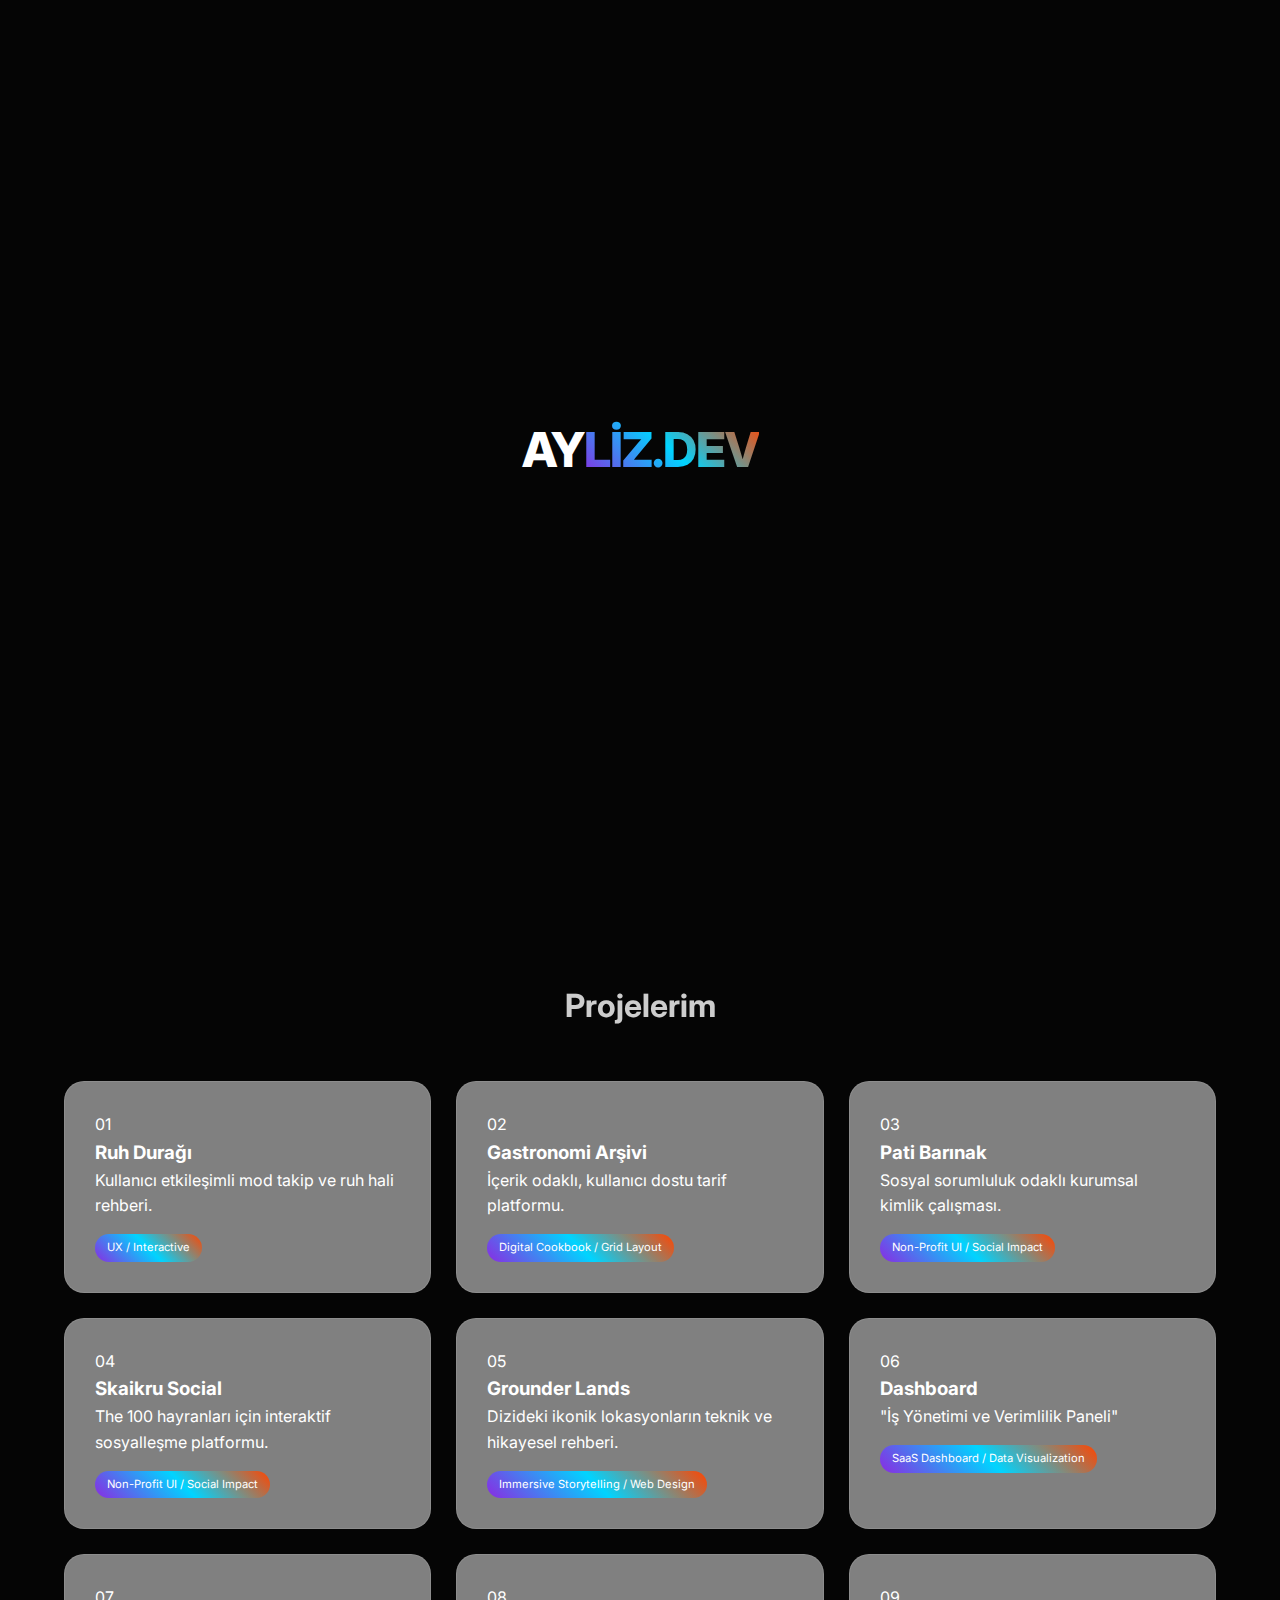
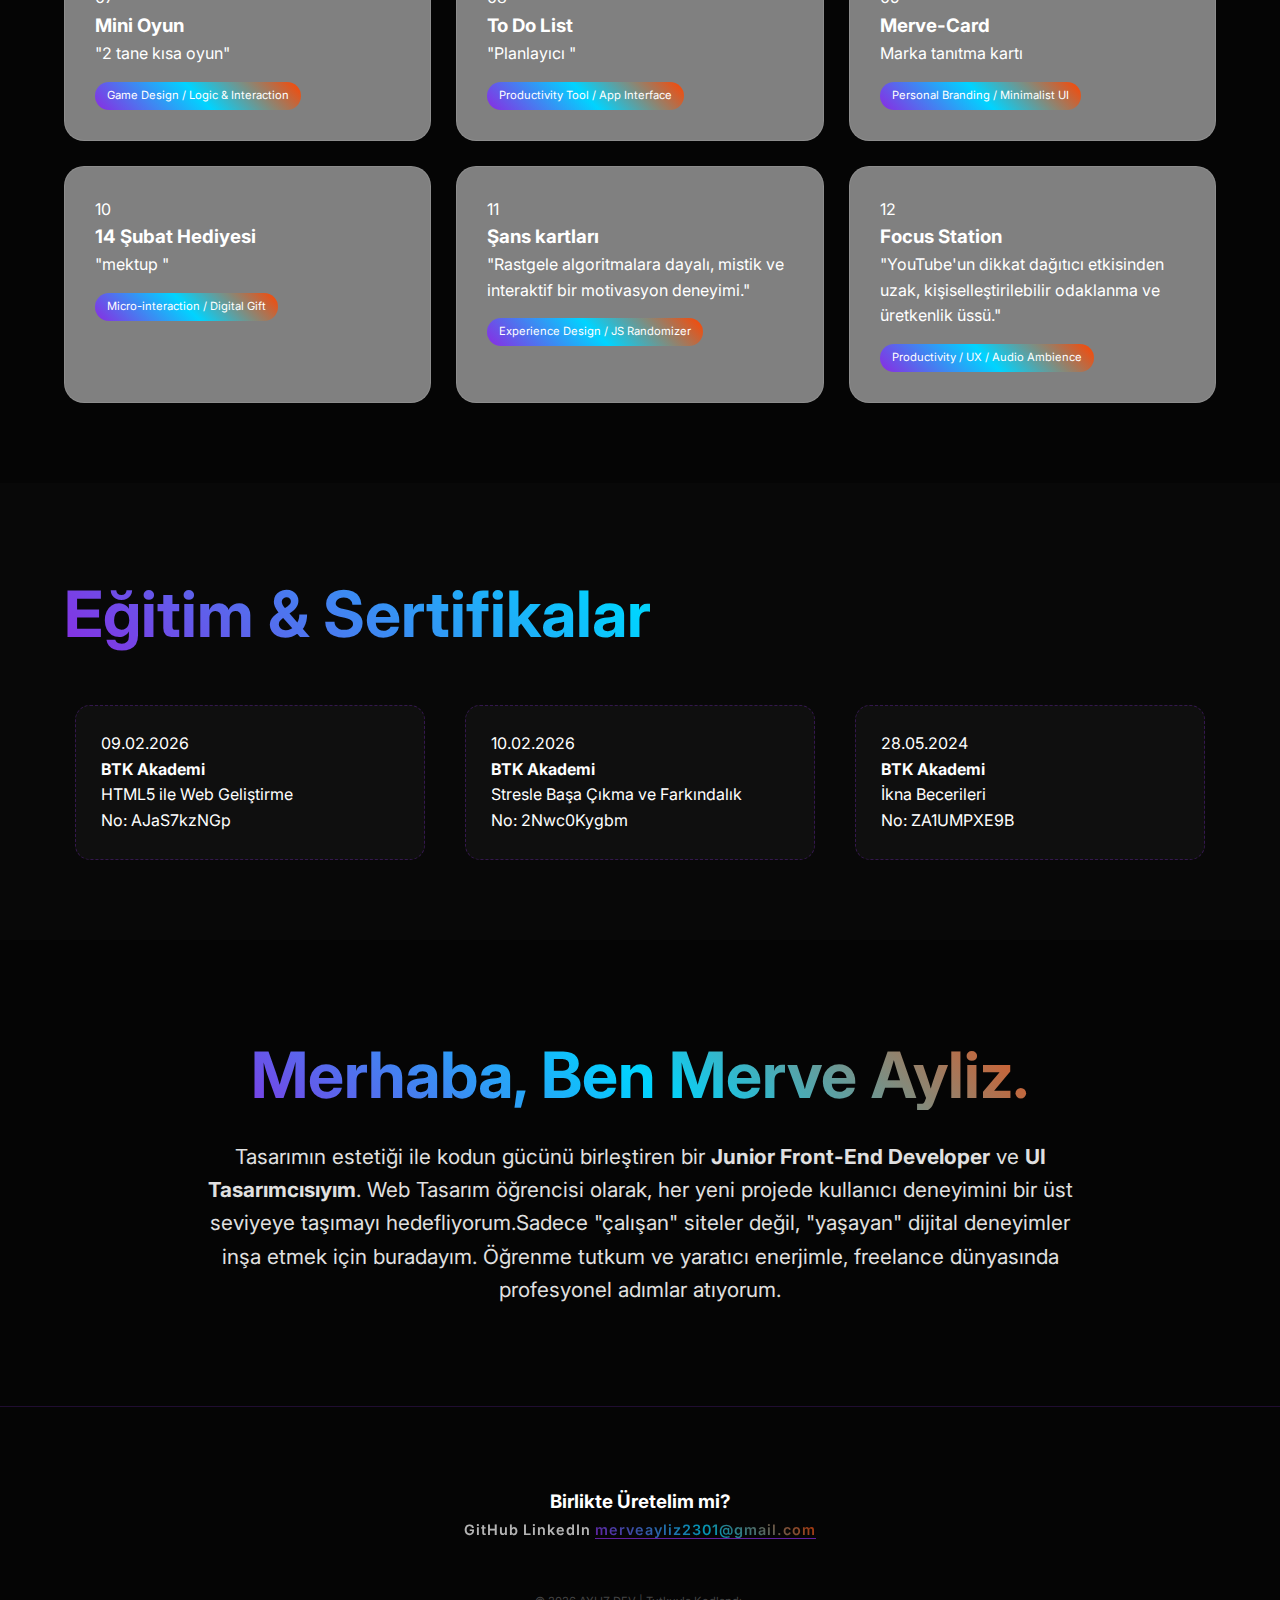
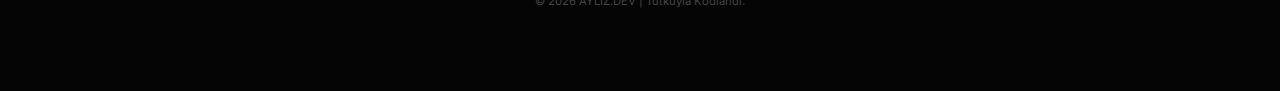
<file: index.html>
<!DOCTYPE html>
<html lang="tr">
<head>
    <meta charset="UTF-8">
    <meta name="viewport" content="width=device-width, initial-scale=1.0">
    <title>Ayliz.dev | Junior Front-End Developer & UI Designer</title>
    <link rel="stylesheet" href="style2.css">
    <link href="https://fonts.googleapis.com/css2?family=Inter:wght@300;600;800&display=swap" rel="stylesheet">
</head>
<body>

    <main class="intro-wrapper">
        <div class="main-logo" id="logo">AY<span>LİZ.DEV</span></div>

        <div class="hero-content" id="hero-text">
            <h1 class="gradient-text">Dijital dünyadaki kalenizi inşa ediyoruz.</h1>
            <p>Yaratıcı kodlama ve modern tasarımın buluştuğu nokta.</p>
            <div class="cta-box">
                <a href="#projects" class="neon-button">PROJELERİ GÖR</a>
            </div>
        </div>
    </main>

    <section id="projects" class="project-section">
        <h2 class="section-title">Projelerim</h2>
        <div class="project-grid">
            
            <article class="project-card" onclick="window.open('https://merveayliz.github.io/ruh_duragi/', '_blank')">
                <div class="card-content">
                    <span>01</span>
                    <h3>Ruh Durağı</h3>
                    <p>Kullanıcı etkileşimli mod takip ve ruh hali rehberi.</p>
                    <div class="card-tag">UX / Interactive</div>
                </div>
            </article>

            <article class="project-card" onclick="window.open('https://merveayliz.github.io/pasta-tariflerim/first/', '_blank')">
                <div class="card-content">
                    <span>02</span>
                    <h3>Gastronomi Arşivi</h3>
                    <p>İçerik odaklı, kullanıcı dostu tarif platformu.</p>
                    <div class="card-tag">Digital Cookbook / Grid Layout</div>
                </div>
            </article>
            
        
            <article class="project-card" onclick="window.open('https://merveayliz.github.io/barinak/', '_blank')">
                <div class="card-content">
                    <span>03</span>
                    <h3>Pati Barınak</h3>
                    <p>Sosyal sorumluluk odaklı kurumsal kimlik çalışması.</p>
                    <div class="card-tag"> Non-Profit UI / Social Impact</div>
                </div>
            </article> 

            <article class="project-card highlight-special" onclick="window.open('https://merveayliz.github.io/the-100/', '_blank')">
                <div class="card-content">
                    <span>04</span>
                    <h3>Skaikru Social</h3>
                    <p>The 100 hayranları için interaktif sosyalleşme platformu.</p>
                    <div class="card-tag">Non-Profit UI / Social Impact</div>
                </div>
            </article>

            <article class="project-card" onclick="window.open('https://merveayliz.github.io/ark-os/', '_blank')">
                <div class="card-content">
                    <span>05</span>
                    <h3>Grounder Lands</h3>
                    <p>Dizideki ikonik lokasyonların teknik ve hikayesel rehberi.</p>
                    <div class="card-tag">Immersive Storytelling / Web Design</div>
                </div>
            </article>
            
                <article class="project-card" onclick="window.open('https://merveayliz.github.io/Dashboard/', '_blank')">
                <div class="card-content">
                    <span>06</span>
                    <h3>Dashboard</h3>
                    <p>"İş Yönetimi ve Verimlilik Paneli" </p>
                    <div class="card-tag">SaaS Dashboard / Data Visualization</div>
                </div>
            </article>
            
              <article class="project-card" onclick="window.open('https://merveayliz.github.io/oyun/', '_blank')">
                <div class="card-content">
                    <span>07</span>
                    <h3>Mini Oyun</h3>
                    <p>"2 tane kısa oyun" </p>
                    <div class="card-tag">Game Design / Logic & Interaction</div>
                </div>
            </article> 
            
            <article class="project-card" onclick="window.open('https://merveayliz.github.io/to-do-list/', '_blank')">
                <div class="card-content">
                    <span>08</span>
                    <h3>To Do List </h3>
                    <p>"Planlayıcı " </p>
                    <div class="card-tag">Productivity Tool / App Interface</div>
                </div>
            </article>
            
               <article class="project-card" onclick="window.open('https://merveayliz.github.io/merve-card/', '_blank')">
                  <div class="card-content">
                     <span>09</span>
                     <h3>Merve-Card</h3>
                   <p>Marka tanıtma kartı</p>
                   <div class="card-tag">Personal Branding / Minimalist UI</div> </div>
             </article>
            
                 <article class="project-card" onclick="window.open('https://merveayliz.github.io/mektup-/', '_blank')">
                <div class="card-content">
                    <span>10</span>
                    <h3>14 Şubat Hediyesi </h3>
                    <p>"mektup " </p>
                    <div class="card-tag">Micro-interaction / Digital Gift</div>
                </div>
            </article>
            
             <article class="project-card" onclick="window.open('https://merveayliz.github.io/evrenden-mesaj/', '_blank')">
                <div class="card-content">
                    <span>11</span>
                    <h3>Şans kartları</h3>
                    <p>"Rastgele algoritmalara dayalı, mistik ve interaktif bir motivasyon deneyimi." </p>
                    <div class="card-tag">Experience Design / JS Randomizer</div>
                 </div>
             </article>
            
            <article class="project-card highlight-special" onclick="window.open('https://merveayliz.github.io/focus-station/', '_blank')"> 
                <div class="card-content">
                   <span>12</span>
                   <h3>Focus Station</h3>
                   <p>"YouTube'un dikkat dağıtıcı etkisinden uzak, kişiselleştirilebilir odaklanma ve üretkenlik üssü."</p>
                   <div class="card-tag">Productivity / UX / Audio Ambience</div>
                </div>
             </article>
        </div> 
    </section>

    <section id="credentials" class="creds-section">
        <h2 class="gradient-text center-text">Eğitim & Sertifikalar</h2>
        <div class="creds-container">
            <div class="cred-item">
                <span class="cred-date">09.02.2026</span>
                <h4>BTK Akademi</h4>
                <p>HTML5 ile Web Geliştirme</p>
                <span class="cert-no">No: AJaS7kzNGp</span>
            </div>
            <div class="cred-item">
                <span class="cred-date">10.02.2026</span>
                <h4>BTK Akademi</h4>
                <p>Stresle Başa Çıkma ve Farkındalık</p>
                <span class="cert-no">No: 2Nwc0Kygbm</span>
            </div>
            <div class="cred-item">
                <span class="cred-date">28.05.2024</span>
                <h4>BTK Akademi</h4>
                <p>İkna Becerileri</p>
                <span class="cert-no">No: ZA1UMPXE9B</span>
            </div>
        </div>
    </section>

    <section id="about" class="about-section">
        <div class="about-content">
            <h2 class="gradient-text">Merhaba, Ben Merve Ayliz.</h2>
            <p>
                Tasarımın estetiği ile kodun gücünü birleştiren bir <b>Junior Front-End Developer</b> ve <b>UI Tasarımcısıyım</b>. 
                Web Tasarım öğrencisi olarak, her yeni projede kullanıcı deneyimini bir üst seviyeye taşımayı hedefliyorum.Sadece "çalışan" siteler değil,
                 "yaşayan" dijital deneyimler inşa etmek için buradayım. 
                Öğrenme tutkum ve yaratıcı enerjimle, freelance dünyasında profesyonel adımlar atıyorum.
            </p>
        </div>
    </section>
    
    <footer id="contact">
        <div class="footer-container">
            <h3>Birlikte Üretelim mi?</h3>
            <div class="social-links">
                <a href="https://github.com/merveayliz" target="_blank">GitHub</a>
                <a href="https://www.linkedin.com/in/ayliz-azaklı-74579b318" target="_blank">LinkedIn</a>
                <a href="mailto:merveayliz2301@gmail.com" class="mail-link">merveayliz2301@gmail.com</a>
            </div>
            <div class="copyright">© 2026 AYLIZ.DEV | Tutkuyla Kodlandı.</div>
        </div>
    </footer>

</body>
</html>
</file>
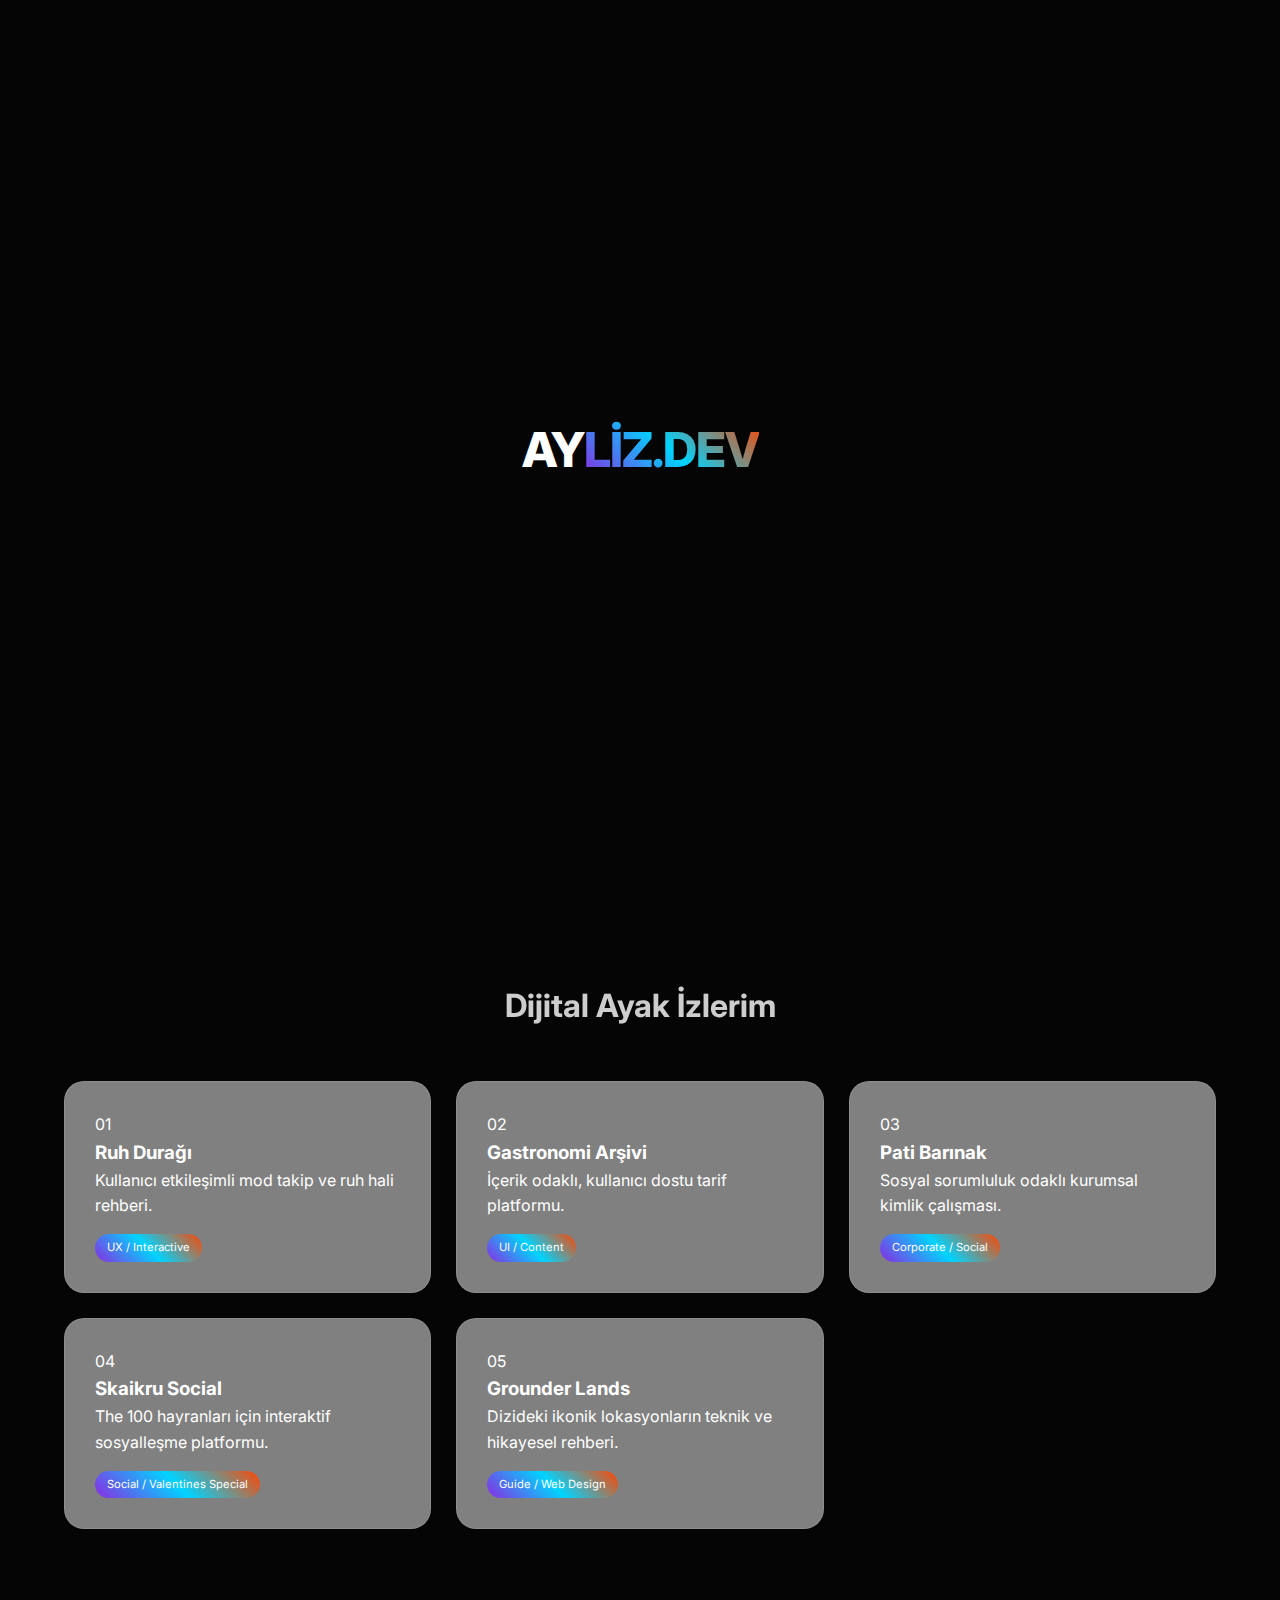
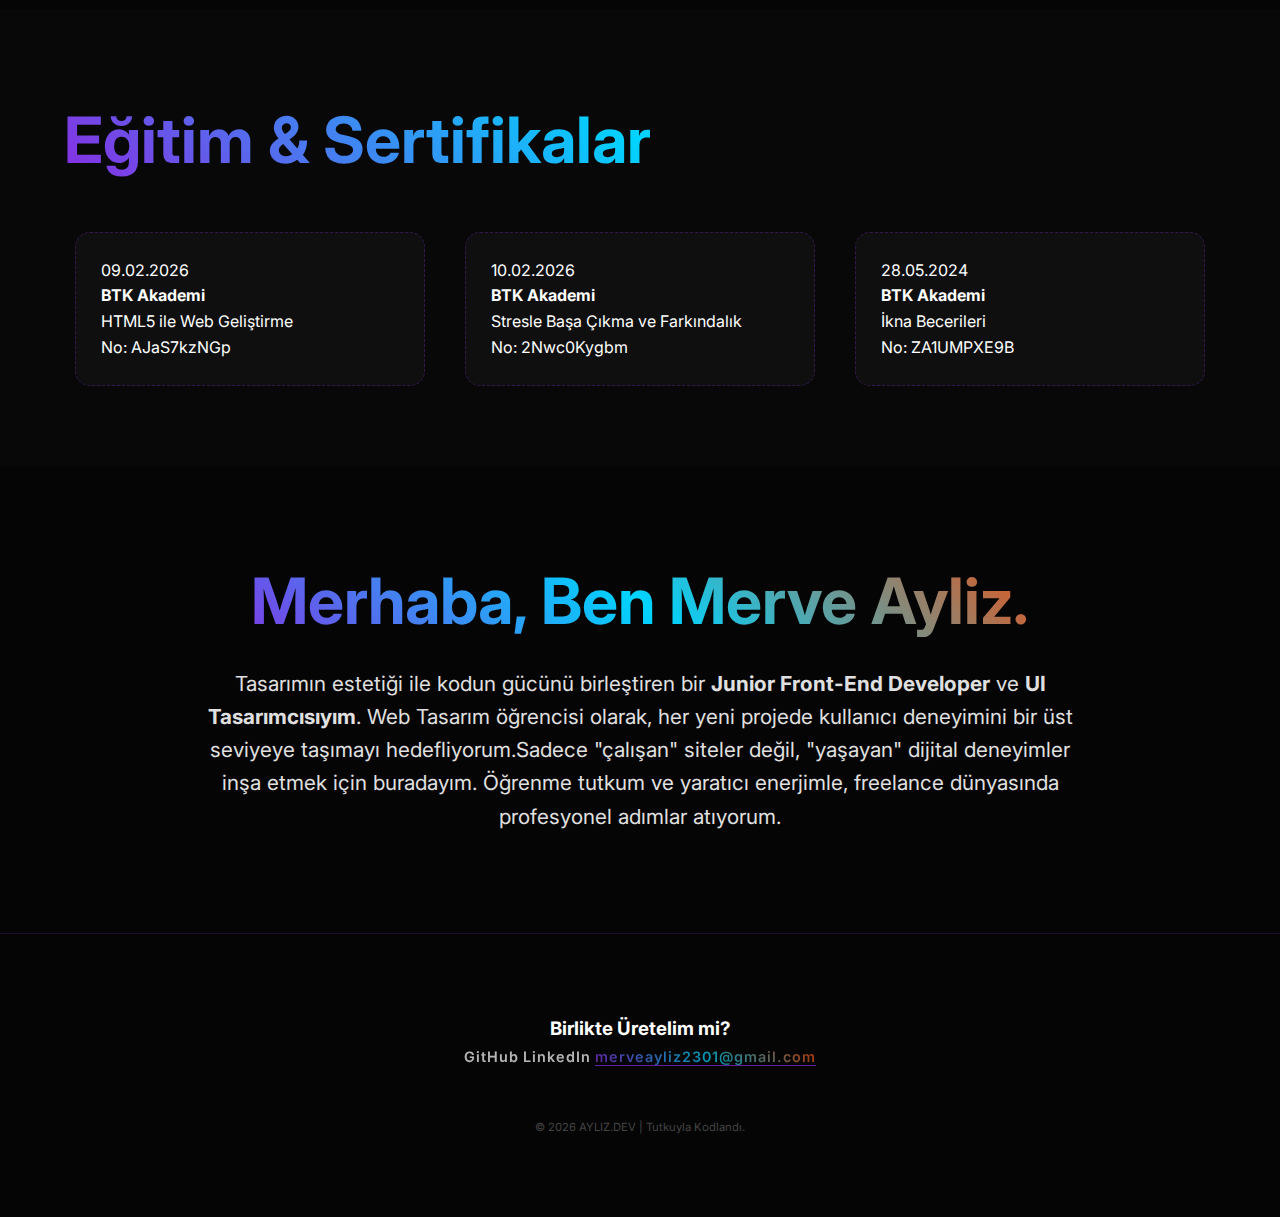
<file: index2.html>
<!DOCTYPE html>
<html lang="tr">
<head>
    <meta charset="UTF-8">
    <meta name="viewport" content="width=device-width, initial-scale=1.0">
    <title>Ayliz.dev | Junior Front-End Developer & UI Designer</title>
    <link rel="stylesheet" href="style2.css">
    <link href="https://fonts.googleapis.com/css2?family=Inter:wght@300;600;800&display=swap" rel="stylesheet">
</head>
<body>

    <main class="intro-wrapper">
        <div class="main-logo" id="logo">AY<span>LİZ.DEV</span></div>

        <div class="hero-content" id="hero-text">
            <h1 class="gradient-text">Dijital dünyadaki kalenizi inşa ediyoruz.</h1>
            <p>Yaratıcı kodlama ve modern tasarımın buluştuğu nokta.</p>
            <div class="cta-box">
                <a href="#projects" class="neon-button">PROJELERİ GÖR</a>
            </div>
        </div>
    </main>

    <section id="projects" class="project-section">
        <h2 class="section-title">Dijital Ayak İzlerim</h2>
        <div class="project-grid">
            
            <article class="project-card" onclick="window.open('https://merveayliz.github.io/ruh_duragi/', '_blank')">
                <div class="card-content">
                    <span>01</span>
                    <h3>Ruh Durağı</h3>
                    <p>Kullanıcı etkileşimli mod takip ve ruh hali rehberi.</p>
                    <div class="card-tag">UX / Interactive</div>
                </div>
            </article>

            <article class="project-card" onclick="window.open('https://merveayliz.github.io/pasta-tariflerim/first/', '_blank')">
                <div class="card-content">
                    <span>02</span>
                    <h3>Gastronomi Arşivi</h3>
                    <p>İçerik odaklı, kullanıcı dostu tarif platformu.</p>
                    <div class="card-tag">UI / Content</div>
                </div>
            </article>

            <article class="project-card" onclick="window.open('https://merveayliz.github.io/barinak/', '_blank')">
                <div class="card-content">
                    <span>03</span>
                    <h3>Pati Barınak</h3>
                    <p>Sosyal sorumluluk odaklı kurumsal kimlik çalışması.</p>
                    <div class="card-tag">Corporate / Social</div>
                </div>
            </article> 

            <article class="project-card highlight-special" onclick="window.open('https://merveayliz.github.io/the-100/', '_blank')">
                <div class="card-content">
                    <span>04</span>
                    <h3>Skaikru Social</h3>
                    <p>The 100 hayranları için interaktif sosyalleşme platformu.</p>
                    <div class="card-tag">Social / Valentines Special</div>
                </div>
            </article>

            <article class="project-card" onclick="window.open('https://merveayliz.github.io/ark-os/', '_blank')">
                <div class="card-content">
                    <span>05</span>
                    <h3>Grounder Lands</h3>
                    <p>Dizideki ikonik lokasyonların teknik ve hikayesel rehberi.</p>
                    <div class="card-tag">Guide / Web Design</div>
                </div>
            </article>
        </div> 
    </section>

    <section id="credentials" class="creds-section">
        <h2 class="gradient-text center-text">Eğitim & Sertifikalar</h2>
        <div class="creds-container">
            <div class="cred-item">
                <span class="cred-date">09.02.2026</span>
                <h4>BTK Akademi</h4>
                <p>HTML5 ile Web Geliştirme</p>
                <span class="cert-no">No: AJaS7kzNGp</span>
            </div>
            <div class="cred-item">
                <span class="cred-date">10.02.2026</span>
                <h4>BTK Akademi</h4>
                <p>Stresle Başa Çıkma ve Farkındalık</p>
                <span class="cert-no">No: 2Nwc0Kygbm</span>
            </div>
            <div class="cred-item">
                <span class="cred-date">28.05.2024</span>
                <h4>BTK Akademi</h4>
                <p>İkna Becerileri</p>
                <span class="cert-no">No: ZA1UMPXE9B</span>
            </div>
        </div>
    </section>

    <section id="about" class="about-section">
        <div class="about-content">
            <h2 class="gradient-text">Merhaba, Ben Merve Ayliz.</h2>
            <p>
                Tasarımın estetiği ile kodun gücünü birleştiren bir <b>Junior Front-End Developer</b> ve <b>UI Tasarımcısıyım</b>. 
                Web Tasarım öğrencisi olarak, her yeni projede kullanıcı deneyimini bir üst seviyeye taşımayı hedefliyorum.Sadece "çalışan" siteler değil,
                 "yaşayan" dijital deneyimler inşa etmek için buradayım. 
                Öğrenme tutkum ve yaratıcı enerjimle, freelance dünyasında profesyonel adımlar atıyorum.
            </p>
        </div>
    </section>
    
    <footer id="contact">
        <div class="footer-container">
            <h3>Birlikte Üretelim mi?</h3>
            <div class="social-links">
                <a href="https://github.com/merveayliz" target="_blank">GitHub</a>
                <a href="https://www.linkedin.com/in/ayliz-azaklı-74579b318" target="_blank">LinkedIn</a>
                <a href="mailto:merveayliz2301@gmail.com" class="mail-link">merveayliz2301@gmail.com</a>
            </div>
            <div class="copyright">© 2026 AYLIZ.DEV | Tutkuyla Kodlandı.</div>
        </div>
    </footer>

</body>
</html>
</file>
<file: style2.css>
:root {
 
    --bg: #050505;
    --grad: linear-gradient(45deg, #8a2be2, #00d4ff, #ff4500);
    --glass: rgba(255, 255, 255, 0.03);
}

* { margin: 0; padding: 0; box-sizing: border-box; }


html { scroll-behavior: smooth; }

body {
    background-color: var(--bg);
    color: white; 
    font-family: 'Inter', sans-serif; 
    overflow-x: hidden; 
    line-height: 1.6;
}


@keyframes moveLogo {
    0% { top: 50%; left: 50%; transform: translate(-50%, -50%); } 
    100% { top: 40px; left: 5%; transform: translate(0, 0); font-size: 1.5rem; } 
}


@keyframes fadeInContent {
    to { opacity: 1; transform: translateY(0); }
}


.intro-wrapper {
    height: 100vh; 
    display: flex;
    align-items: center;
    justify-content: center;
    padding: 0 5%;
    position: relative;
}

.main-logo {
    font-weight: 800;
    position: absolute;
    z-index: 100;
    font-size: 3rem;
    letter-spacing: -1px;
    animation: moveLogo 1.5s cubic-bezier(0.77, 0, 0.175, 1) 1s forwards;
}


.main-logo span {
    background: var(--grad);
    -webkit-background-clip: text; 
    background-clip: text;
    -webkit-text-fill-color: transparent;
}

.hero-content {
    opacity: 0;
    transform: translateY(30px); 
    text-align: center;
    animation: fadeInContent 1.2s ease 2.2s forwards;
}

.gradient-text {
    font-size: clamp(2.5rem, 8vw, 4rem);
    background: var(--grad);
    -webkit-background-clip: text;
    background-clip: text;
    -webkit-text-fill-color: transparent;
    margin-bottom: 20px;
}

.neon-button {
    display: inline-block;
    padding: 18px 45px;
    margin-top: 35px;
    background: transparent;
    color: white;
    text-decoration: none;
    font-weight: 800;
    font-size: 0.9rem;
    letter-spacing: 3px;
    border: 1px solid rgba(0, 212, 255, 0.5); 
    border-radius: 5px; 
    position: relative;
    transition: all 0.4s ease;
    box-shadow: 0 0 15px rgba(138, 43, 226, 0.2);
}


.neon-button:hover {
    background: var(--grad);
    border-color: transparent;
    transform: translateY(-5px); 
    box-shadow: 0 10px 30px rgba(0, 212, 255, 0.4);
    letter-spacing: 5px; 
}


.project-section { padding: 80px 5%; }

.section-title { text-align: center; margin-bottom: 50px; font-size: 2rem; opacity: 0.8; }


.project-grid {
    display: grid;
    grid-template-columns: repeat(auto-fit, minmax(300px, 1fr));
    gap: 25px;
    max-width: 1200px;
    margin: 0 auto;
}

.project-card {
    background-color: #808080; 
    border: 1px solid rgba(255,255,255,0.1);
    border-radius: 20px;
    padding: 30px;
    transition: 0.4s ease;
    cursor: pointer;
}


.project-card:hover {
    transform: translateY(-10px);
    border-color: #00d4ff;
    background: rgba(138, 43, 226, 0.05);
}


.card-tag {
    margin-top: 15px;
    font-size: 0.7rem;
    padding: 5px 12px;
    border-radius: 50px;
    background: var(--grad);
    display: inline-block;
}


.creds-section { padding: 80px 5%; background: #080808; }

.creds-container {
    display: flex;
    justify-content: center;
    gap: 40px;
    margin-top: 40px;
    flex-wrap: wrap; 
}

.cred-item {
    background: var(--glass);
    padding: 25px;
    border-radius: 15px;
    border: 1px dashed rgba(138, 43, 226, 0.3); 
    flex: 1 1 300px;
    max-width: 350px;
}


footer {
    padding: 80px 10%;
    border-top: 1px solid rgba(138, 43, 226, 0.2);
    text-align: center;
}


.social-links a {
    color: white;
    text-decoration: none;
    font-weight: 600;
    font-size: 0.9rem;
    letter-spacing: 1px;
    transition: 0.3s;
    opacity: 0.7; 
}


.social-links a:hover {
    opacity: 1;
    color: #00d4ff;
    text-shadow: 0 0 10px #00d4ff;
}


.mail-link {
    background: var(--grad);
    -webkit-background-clip: text; 
    background-clip: text; 
    -webkit-text-fill-color: transparent;
    color: #8a2be2;
    border-bottom: 1px solid #8a2be2;
    text-decoration: none;
    z-index: 100;
    cursor: pointer !important;
}

.copyright {
    font-size: 0.7rem;
    color: #444;
    margin-top: 50px;
}

.about-section {
    padding: 100px 10%;
    display: flex;
    justify-content: center;
}

.about-content h2 {
    font-size: 4rem; 
    line-height: 1.1;
    margin-bottom: 30px;
    padding-left: 0; 
    text-align: center;
    background: var(--grad);
    -webkit-background-clip: text;
    background-clip: text;
    -webkit-text-fill-color: transparent;
}

.about-content p {
    font-size: 1.3rem;
    text-align: center;
    max-width: 900px;
    margin: 0 auto;
    color: #e0e0e0
}
.filter-container {
    display: flex;
    justify-content: center;
    gap: 15px;
    margin-bottom: 40px;
    flex-wrap: wrap;
}

.filter-btn {
    background:#FF778899;
    border: 1px solid rgba(255, 255, 255, 0.1);
    color: #fff;
    padding: 10px 20px;
    border-radius: 30px;
    cursor: pointer;
    transition: all 0.3s ease;
    font-family: 'Inter', sans-serif;
}

.filter-btn:hover, .filter-btn.active {
    background: var(--gradient-text); 
    border-color: transparent;
    box-shadow: 0 0 15px rgba(0, 242, 255, 0.3);
    transform: translateY(-2px);
}

.project-card {
    transition: transform 0.4s ease, opacity 0.4s ease;
}

.project-card.hide {
    display: none;
    opacity: 0;
    transform: scale(0.8);
}

@media (max-width: 768px) {
 .project-grid {
        display: grid !important; 
        grid-template-columns: 1fr 1fr !important;
        gap: 10px !important; 
        padding: 0 !important;
        width: 100% !important;
    }

    .project-card {
        padding: 12px !important;
        min-width: 0 !important; 
        border-radius: 12px;
        display: flex;
        flex-direction: column;
        justify-content: space-between;
    }

    .project-card h3 {
        font-size: 0.8rem !important;
        line-height: 1.2;
        margin: 5px 0;
    }

    .project-card p {
        font-size: 0.65rem !important;
        line-height: 1.2;
        display: -webkit-box;
        -webkit-line-clamp: 2; 
        -webkit-box-orient: vertical;
        overflow: hidden;
        opacity: 0.8;
    }

    .project-card span {
        font-size: 0.6rem;
    }

    .card-tag {
        font-size: 0.55rem !important;
        padding: 2px 6px !important;
        margin-top: 8px;
    }

    .filter-container {
        background:#FF778899;
        gap: 5px;
        padding: 0 10px;
    }

    .filter-btn {
      background:#FF778899;
        padding: 5px 10px;
        font-size: 0.65rem;
    }
.filter-btn:hover, .filter-btn.active {
    background: var(--gradient-text); 
    border-color: transparent;
    box-shadow: 0 0 15px rgba(0, 242, 255, 0.3);
    transform: translateY(-2px);
}
    .gradient-text {
        font-size: 1.8rem !important; 
        line-height: 1.3;
        margin-bottom: 15px;
    }

    .hero-content p {
        font-size: 0.85rem;
        padding: 0 10%;
    }

    .neon-button {
        padding: 12px 30px; 
        font-size: 0.75rem;
    }

    .creds-container {
        display: grid !important;
        grid-template-columns: 1fr 1fr !important; 
        gap: 10px !important;
    }

    .cred-item {
        padding: 12px !important;
        max-width: none !important;
        flex: none !important;
        border-radius: 12px;
        border-style: solid; 
    }

    .cred-item h4 {
        font-size: 0.8rem !important; 
        margin-bottom: 5px;
    }

    .cred-item p {
        font-size: 0.7rem !important;
        line-height: 1.2;
    }

    .cred-date, .cert-no {
        font-size: 0.6rem !important;
        margin-top: 5px;
        display: block;
    }

    .about-section {
        padding: 40px 5%;
    }

    .about-content h2 {
        font-size: 1.6rem !important;
        margin-bottom: 15px;
    }

    .about-content p {
        font-size: 0.9rem !important; 
        line-height: 1.6;
        text-align: justify; 
    }

}
</file>
